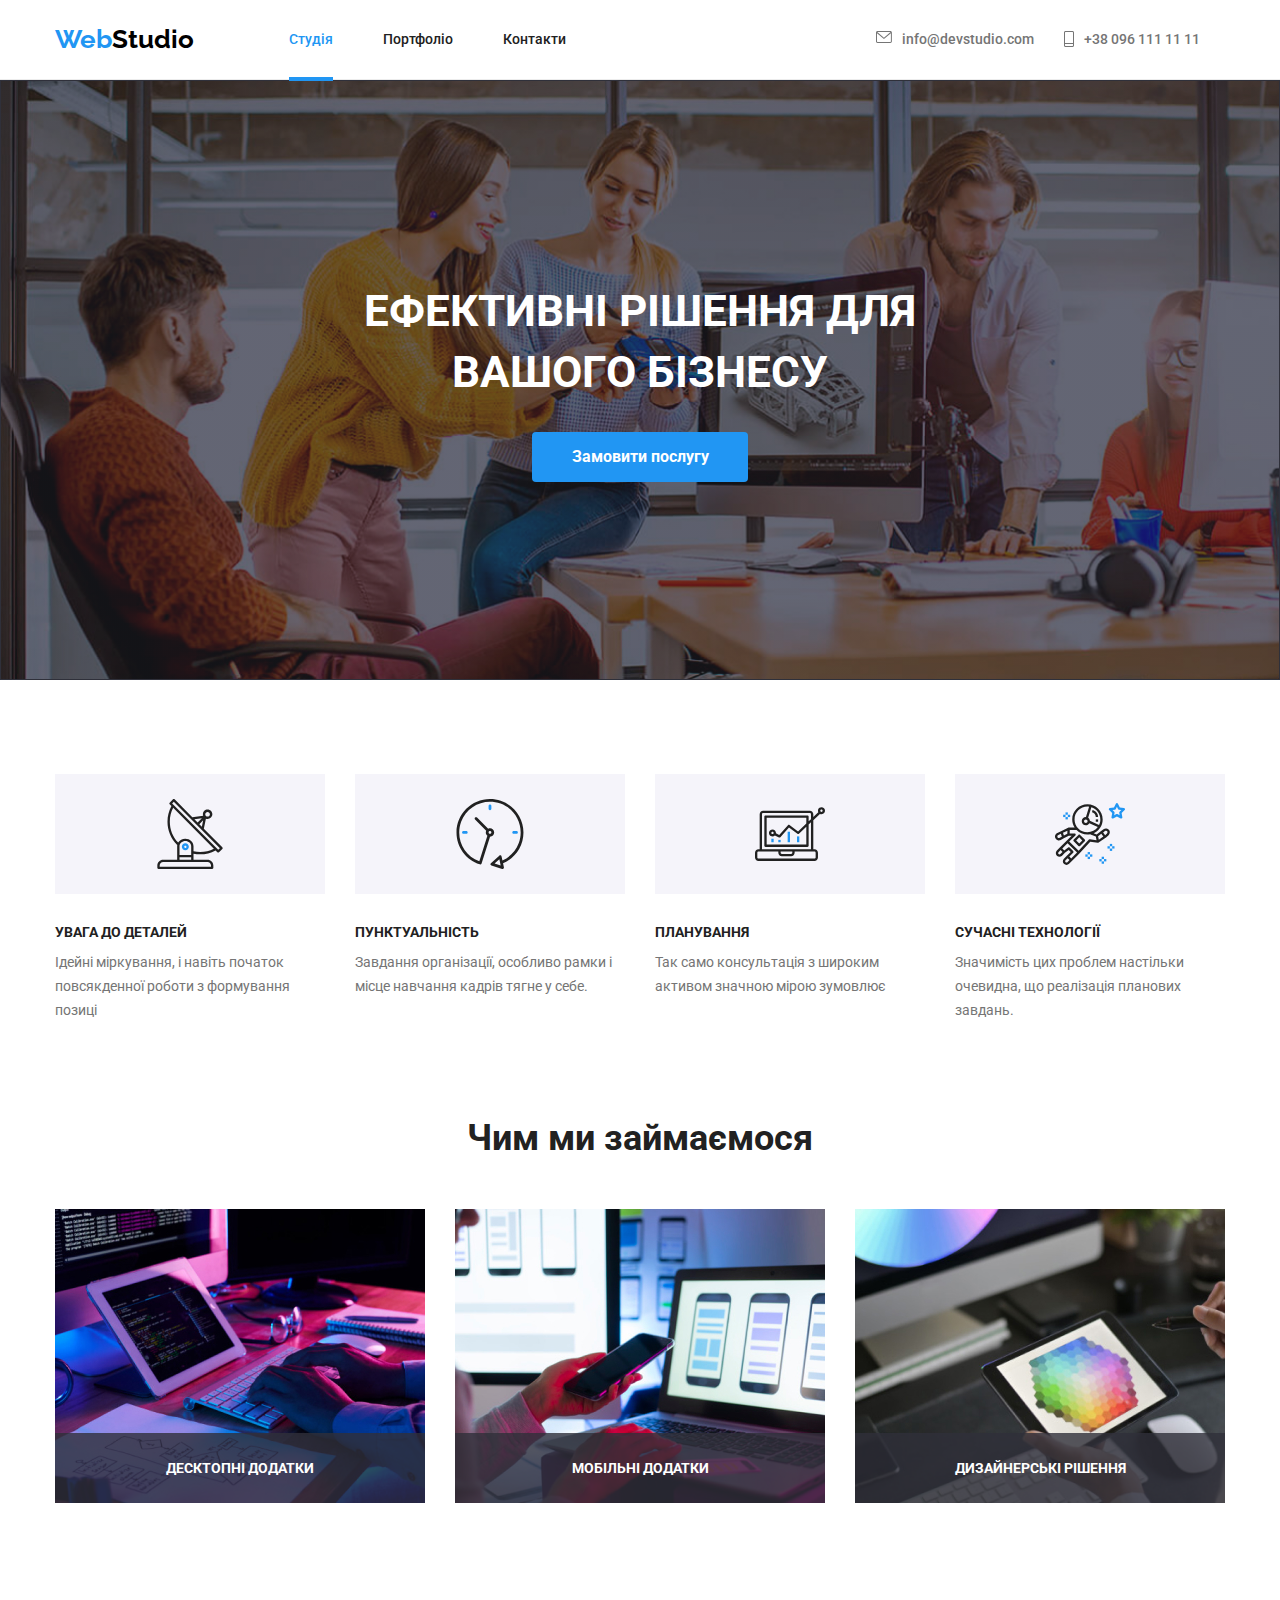
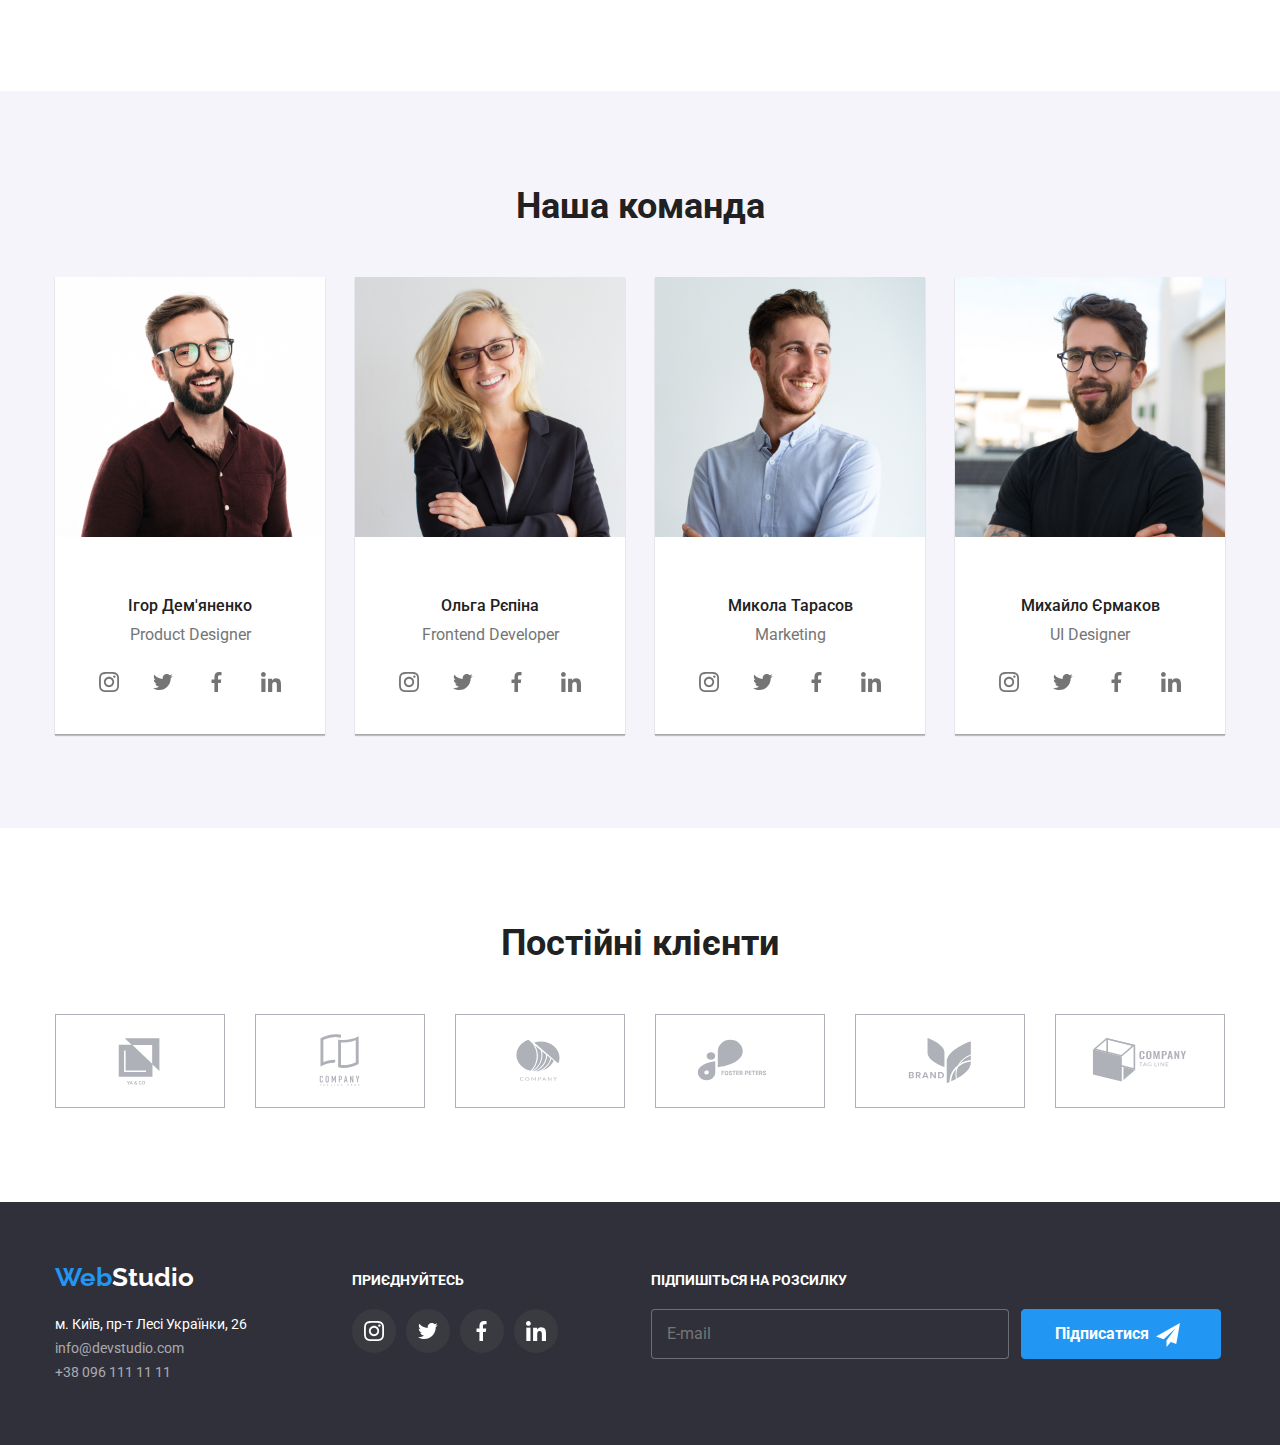
<file: index.html>
<!DOCTYPE html>
<html lang="en">
<head>
    <meta charset="UTF-8">
    <link href="https://fonts.googleapis.com/css2?family=Raleway:wght@700&family=Roboto:wght@400;500;700;900&display=swap" rel="stylesheet">
    <link
      rel="stylesheet"
      href="https://cdn.jsdelivr.net/npm/modern-normalize@1.1.0/modern-normalize.min.css"
    />
    <link rel="stylesheet" href="./css/style.css"> 
    <title>Web studio (Version 2.1)</title>
</head>
<body>
    <!--Studio-->
    <!--header--> 

    <header class="container-header">
        <div class="container container-header-page">
        <a href="#" class="logo"><span class="logo-span">Web</span>Studio</a>
        <nav class="page-navigation">
            <ul class="nav-list menu">
            <li><a href="#"class="studio-index">Студія</a></li>
            <li><a href="./portfolio.html"class="portfolio-index">Портфоліо</a></li>
            <li><a href="#"class="contakts">Контакти</a></li>
            </ul>            
        </nav>
            <ul class="contakt">
            <li class="contakt-item">                
                <a href="mailto:info@devstudio.com"class="mail">
                    <svg class="icon-contakt">
                        <use href="./images/icons.svg#icon-envelope"></use>
                    </svg>
                    
                    info@devstudio.com</a>
                
            </li class="contakt-item">
            <li><a href ="tel:+380961111111"class="tel">
                <svg class="icon-tel">
                    <use href="./images/icons.svg#icon-vector"></use>
                </svg>
                +38 096 111 11 11</a>
            </li>
            </ul>
        
        </div>               
          
        </header>
    <main>
        <!--main-Шапка-->
        <section class="main-neadline">
            <div class="container">
        <h1 class="headline">Ефективні рішення для вашого бізнесу</h1>
        <button type="button"class="btn-headline" data-modal-open>Замовити послугу</button>
            </div>
        </section>
        <!--hang-Особливості-->
        <section class="section">
            <div class="container">
            <h2 class="visually-hidden">Особливості</h2>
        <ul class="list-hang">
            
            <li class="list-hang-item">
                <a href="#" class="list-hang-icon">
                <svg class="hang-icon">
                    <use href="./images/icons.svg#icon-antenna"></use>
                </svg>
            </a>
                <h3 class="feature-hang">УВАГА ДО ДЕТАЛЕЙ</h3>
                <p class="nahg-text">Ідейні міркування, і навіть початок повсякденної роботи
                   з формування позиці</p>
                </li>
            <li class="list-hang-item">
                <a href="#" class="list-hang-icon">
                    <svg class="hang-icon">
                        <use href="./images/icons.svg#icon-clock"></use>
                    </svg>
                </a>
                <h3 class="feature-hang">ПУНКТУАЛЬНІСТЬ</h3>
                <p class="nahg-text">Завдання організації, особливо рамки і місце навчання
                   кадрів тягне у себе.</p>
                </li>
            <li class="list-hang-item">
                <a href="#" class="list-hang-icon">
                    <svg class="hang-icon">
                        <use href="./images/icons.svg#icon-diagram"></use>
                    </svg>
                </a>
                <h3 class="feature-hang">ПЛАНУВАННЯ</h3>
                <p class="nahg-text">Так само консультація з широким активом значною мірою
                   зумовлює</p>
                </li>
            <li class="list-hang-item">
                <a href="#" class="list-hang-icon">
                    <svg class="hang-icon">
                        <use href="./images/icons.svg#icon-astronaut"></use>
                    </svg>
                </a>
                <h3 class="feature-hang">СУЧАСНІ ТЕХНОЛОГІЇ</h3>
                <p class="nahg-text">Значимість цих проблем настільки очевидна, що реалізація планових завдань.</p>
            </li>
        </ul>
            </div>
        </section>
        <!--Чим ми займаеємося-->
        <section class="section">
            <div class="container">
            <h2 class="feature-section">Чим ми займаємося</h2>
            <ul class="list-decktop">
                <li class="desctop">
                    <img class="desctop-img" src="./images/box_1.jpg" alt="Code_writing" 
                width="370">
                    <p class="desctop-text">Десктопні додатки</p>
            </li>
                <li class="desctop"><img class="desctop-img" src="./images/box_2.jpg" alt="Adaptive_layout" width="370">
                    <p class="desctop-text">Мобільні додатки</p>
                </li>
                <li class="desctop"><img class="desctop-img"src="./images/box_3.jpg" alt="Сolor_design"
                width="370">
                    <p class="desctop-text">Дизайнерські рішення</p>
            </li>
            </ul>
            </div>
            
        </section>
        <!--Наша команда-->
        <section class="section-comand">
            <div class="container">
            <h2 class="feature-section">Наша команда</h2>
            <ul class="list-comand">
                <li class="list-comand-cart">
                    <img src="./images/img_(1).jpg" alt="Product_Designer" width="270">
                    <div class="feature-comand-position">
                    <h3 class="feature-comand">Ігор Дем'яненко</h3>
                    <p class="position">Product Designer</p>
                    <ul class="list-comand-icons">
                        <li class="list-comand-icon-items">
                            <a href="#" class="list-comand-icon">
                                <svg class="comand-icon">
                                    <use href="./images/icons.svg#icon-instagram"></use>
                                </svg>
                            </a>
                        </li>
                        <li class="list-comand-icon-items">
                            <a href="#" class="list-comand-icon">
                                <svg class="comand-icon">
                                    <use href="./images/icons.svg#icon-twitter"></use>
                                </svg>
                            </a>
                        </li>
                        <li class="list-comand-icon-items">
                            <a href="#" class="list-comand-icon">
                                <svg class="comand-icon">
                                    <use href="./images/icons.svg#icon-facebook"></use>
                                </svg>
                            </a>
                        <li class="list-comand-icon-items">
                            <a href="#" class="list-comand-icon">
                                <svg class="comand-icon">
                                    <use href="./images/icons.svg#icon-linkedin"></use>
                                </svg>
                            </a>
                        </li>
                    </ul>
                    </div>
                </li>
                <li class="list-comand-cart">
                    <img src="./images/img_(2).jpg" alt="Frontend_Developer" width="270">
                    <div class="feature-comand-position">
                    <h3 class="feature-comand">Ольга Рєпіна</h3>
                    <p class="position">Frontend Developer</p>
                    <ul class="list-comand-icons">
                        <li class="list-comand-icon-items">
                            <a href="#" class="list-comand-icon">
                                <svg class="comand-icon">
                                    <use href="./images/icons.svg#icon-instagram"></use>
                                </svg>
                            </a>
                        </li>
                        <li class="list-comand-icon-items">
                            <a href="#" class="list-comand-icon">
                                <svg class="comand-icon">
                                    <use href="./images/icons.svg#icon-twitter"></use>
                                </svg>
                            </a>
                        </li>
                        <li class="list-comand-icon-items">
                            <a href="#" class="list-comand-icon">
                                <svg class="comand-icon">
                                    <use href="./images/icons.svg#icon-facebook"></use>
                                </svg>
                            </a>
                        <li class="list-comand-icon-items">
                            <a href="#" class="list-comand-icon">
                                <svg class="comand-icon">
                                    <use href="./images/icons.svg#icon-linkedin"></use>
                                </svg>
                            </a>
                        </li>
                    </ul>
                    </div>
                </li>
                <li class="list-comand-cart">
                    <img src="./images/img_(3).jpg" alt="Marketing" width="270">
                    <div class="feature-comand-position">
                    <h3 class="feature-comand">Микола Тарасов</h3>
                    <p class="position">Marketing</p>
                    <ul class="list-comand-icons">
                        <li class="list-comand-icon-items">
                            <a href="#" class="list-comand-icon">
                                <svg class="comand-icon">
                                    <use href="./images/icons.svg#icon-instagram"></use>
                                </svg>
                            </a>
                        </li>
                        <li class="list-comand-icon-items">
                            <a href="#" class="list-comand-icon">
                                <svg class="comand-icon">
                                    <use href="./images/icons.svg#icon-twitter"></use>
                                </svg>
                            </a>
                        </li>
                        <li class="list-comand-icon-items">
                            <a href="#" class="list-comand-icon">
                                <svg class="comand-icon">
                                    <use href="./images/icons.svg#icon-facebook"></use>
                                </svg>
                            </a>
                        <li class="list-comand-icon-items">
                            <a href="#" class="list-comand-icon">
                                <svg class="comand-icon">
                                    <use href="./images/icons.svg#icon-linkedin"></use>
                                </svg>
                            </a>
                        </li>
                    </ul>
                    </div>
                </li>
                <li class="list-comand-cart">
                    <img src="./images/img_(4).jpg" alt="UI_Designer" width="270">
                    <div class="feature-comand-position">
                    <h3 class="feature-comand">Михайло Єрмаков</h3>
                    <p class="position">UI Designer</p>
                    <ul class="list-comand-icons">
                        <li class="list-comand-icon-items">
                            <a href="#" class="list-comand-icon">
                                <svg class="comand-icon">
                                    <use href="./images/icons.svg#icon-instagram"></use>
                                </svg>
                            </a>
                        </li>
                        <li class="list-comand-icon-items">
                            <a href="#" class="list-comand-icon">
                                <svg class="comand-icon">
                                    <use href="./images/icons.svg#icon-twitter"></use>
                                </svg>
                            </a>
                        </li>
                        <li class="list-comand-icon-items">
                            <a href="#" class="list-comand-icon">
                                <svg class="comand-icon">
                                    <use href="./images/icons.svg#icon-facebook"></use>
                                </svg>
                            </a>
                        <li class="list-comand-icon-items">
                            <a href="#" class="list-comand-icon">
                                <svg class="comand-icon">
                                    <use href="./images/icons.svg#icon-linkedin"></use>
                                </svg>
                            </a>
                        </li>
                    </ul>
                    </div>
                </li>            
                
            </ul>
            </div>
        </section>
        <!-- Постійні клієнти -->
        <section class="section-сlients">
            <div class="container">
            <h2 class="feature-section">Постійні клієнти</h2>
            <ul class="list-clients">
                <li class="list-clients-cart">
                    <a href="#" class="list-clients-icon">
                        <svg class="clients-icon">
                            <use href="./images/icons.svg#icon-logo-0"></use>
                        </svg>
                    </a>
                </li>
                <li class="list-clients-cart">
                    <a href="#" class="list-clients-icon">
                        <svg class="clients-icon">
                            <use href="./images/icons.svg#icon-logo-1"></use>
                        </svg>
                    </a>
                </li>
                <li class="list-clients-cart">
                    <a href="#" class="list-clients-icon">
                        <svg class="clients-icon">
                            <use href="./images/icons.svg#icon-logo-2"></use>
                        </svg>
                    </a>
                </li>
                <li class="list-clients-cart">
                    <a href="#" class="list-clients-icon">
                        <svg class="clients-icon">
                            <use href="./images/icons.svg#icon-logo-3"></use>
                        </svg>
                    </a>
                </li>
                <li class="list-clients-cart">
                    <a href="#" class="list-clients-icon">
                        <svg class="clients-icon">
                            <use href="./images/icons.svg#icon-logo-4"></use>
                        </svg>
                    </a>
                </li>
                <li class="list-clients-cart">
                    <a href="#" class="list-clients-icon">
                        <svg class="clients-icon">
                            <use href="./images/icons.svg#icon-logo-5"></use>
                        </svg>
                    </a>
                </li>

            </ul>


            </div>
        </section>
        

    </main>
    <!--Підвал-->
    <footer class="footer-container">
        <div class="container footer-wrapper">
            <div class="footer-adres">
        <a href="#" class="logo-footer"><span class="logo-span">Web</span>Studio</a>
        <address>
        <ul class="address-list">
            <li>
                <a href="https://www.google.com/maps/d/u/0/viewer?mid=10uSM3H-mIU3GznYo2szRIEphczw&hl=en_US&ll=50.427327000000055%2C30.538092&z=17" target="_blank"  rel="noopener noreferrer" class="adres">м. Київ, пр-т Лесі Українки, 26</a>
                
            </li>

            <li><a href="mailto:info@devstudio.com" class="mail-footer">info@devstudio.com</a></li>
            <li><a href ="tel:+380961111111" class="tel-footer">+38 096 111 11 11</a></li>
        </ul>
    </address>
            </div>
            <div class="connect">
            <p class="footer-сonnect">приєднуйтесь</p>
            <ul class="list-connect-icons">
                <li class="list-comand-icon-items">
                    <a href="#" class="list-connect-icon">
                        <svg class="connect-icon">
                            <use href="./images/icons.svg#icon-instagram"></use>
                        </svg>
                    </a>
                </li>
                <li class="list-comand-icon-items">
                    <a href="#" class="list-connect-icon">
                        <svg class="connect-icon">
                            <use href="./images/icons.svg#icon-twitter"></use>
                        </svg>
                    </a>
                </li>
                <li class="list-comand-icon-items">
                    <a href="#" class="list-connect-icon">
                        <svg class="connect-icon">
                            <use href="./images/icons.svg#icon-facebook"></use>
                        </svg>
                    </a>
                <li class="list-comand-icon-items">
                    <a href="#" class="list-connect-icon">
                        <svg class="connect-icon">
                            <use href="./images/icons.svg#icon-linkedin"></use>
                        </svg>
                    </a>
                </li>
            </ul>
            </div>
            <div class="mail-distribution">
                <p class="footer-mail-text">Підпишіться на розсилку</p>
                <ul class="mail-list">
                    <li class="mail-form">
                        <label class="modal-form-name">
                            <input name="user-emaile" type="email" class="mail-form-input" placeholder="E-mail" />
                        </label>
                    </li>
                    <li class="mail-btn">
                        <button type="submit" class="mail-form-btn">Підписатися</button> 
                        <svg class="mail-form-icon">
                            <use href="./images/icons.svg#icon-send"></use>
                        </svg>

                    </li>

                </ul>

            </div>
        </div>
    </footer>
    <!-- modal -->
    <div class="backdrop is-hidden" data-modal>
        <div class="modal">
            <button type="button" class="btn-modal" data-modal-close>
                <svg class="bacdrop-icon">
                    <use href="./images/icons.svg#icon-btn-backdrop"></use>
                </svg>
            </button>
            <p class="modal-text">Залиште свої дані, ми вам передзвонимо</p>
            <form class="modal-form">
                <label class="modal-form-name">
                    <span class="modal-form-coment">Ім'я</span>
                    <span class="modal-form-wrapper">
                    <input name="user-name" type="text" class="modal-form-input"/>
                    <svg class="modal-form-icon">
                        <use href="./images/icons.svg#icon-name"></use>
                    </svg>
                    </span>
                </label>
                <label class="modal-form-name">
                    <span class="modal-form-coment">Телефон</span>
                    <span class="modal-form-wrapper">
                    <input name="user-tel" type="tel" class="modal-form-input" required pattern="(0-9){3}-(0-9){3}-(0-9){2}-(0-9){2}" title="xxx-xxx-xx-xx"  />
                    <svg class="modal-form-icon">
                        <use href="./images/icons.svg#icon-tel"></use>
                    </svg>
                    </span>
                </label>
                <label class="modal-form-name">
                    <span class="modal-form-coment">Пошта</span>
                    <span class="modal-form-wrapper">
                    <input name="user-emaile" type="email" class="modal-form-input" />
                    <svg class="modal-form-icon">
                        <use href="./images/icons.svg#icon-mail"></use>
                    </svg>
                    </span>
                </label>
                <span class="modal-form-coment">Коментар</span>
                    <textarea name="user-message" class="modal-form-message" placeholder="Введіть текст" ></textarea>              
                    
                <label class="modal-form-check-wrapper">
                    <input name="user-policy" type="checkbox" class="modal-form-check visually-hidden" />
                    <svg class="modal-form-ow-check" width="16" height="15">
                        <use class="modal-form-ow-check-icon"
                        href="./images/icons.svg#icon-check-box"></use>
                    </svg>
                    <span class="modal-form-check-text">Погоджуюся з розсилкою та приймаю&nbsp;<a href="" class="modal-form-check-text-link">Умови договору</a></span>
                </label> 
                <button type="submit" class="modal-form-btn">Відправити</button>  
                
            </form>

        </div>
    </div>
    
    <script src="./js/modal.js"></script>
</body>
</html>
</file>
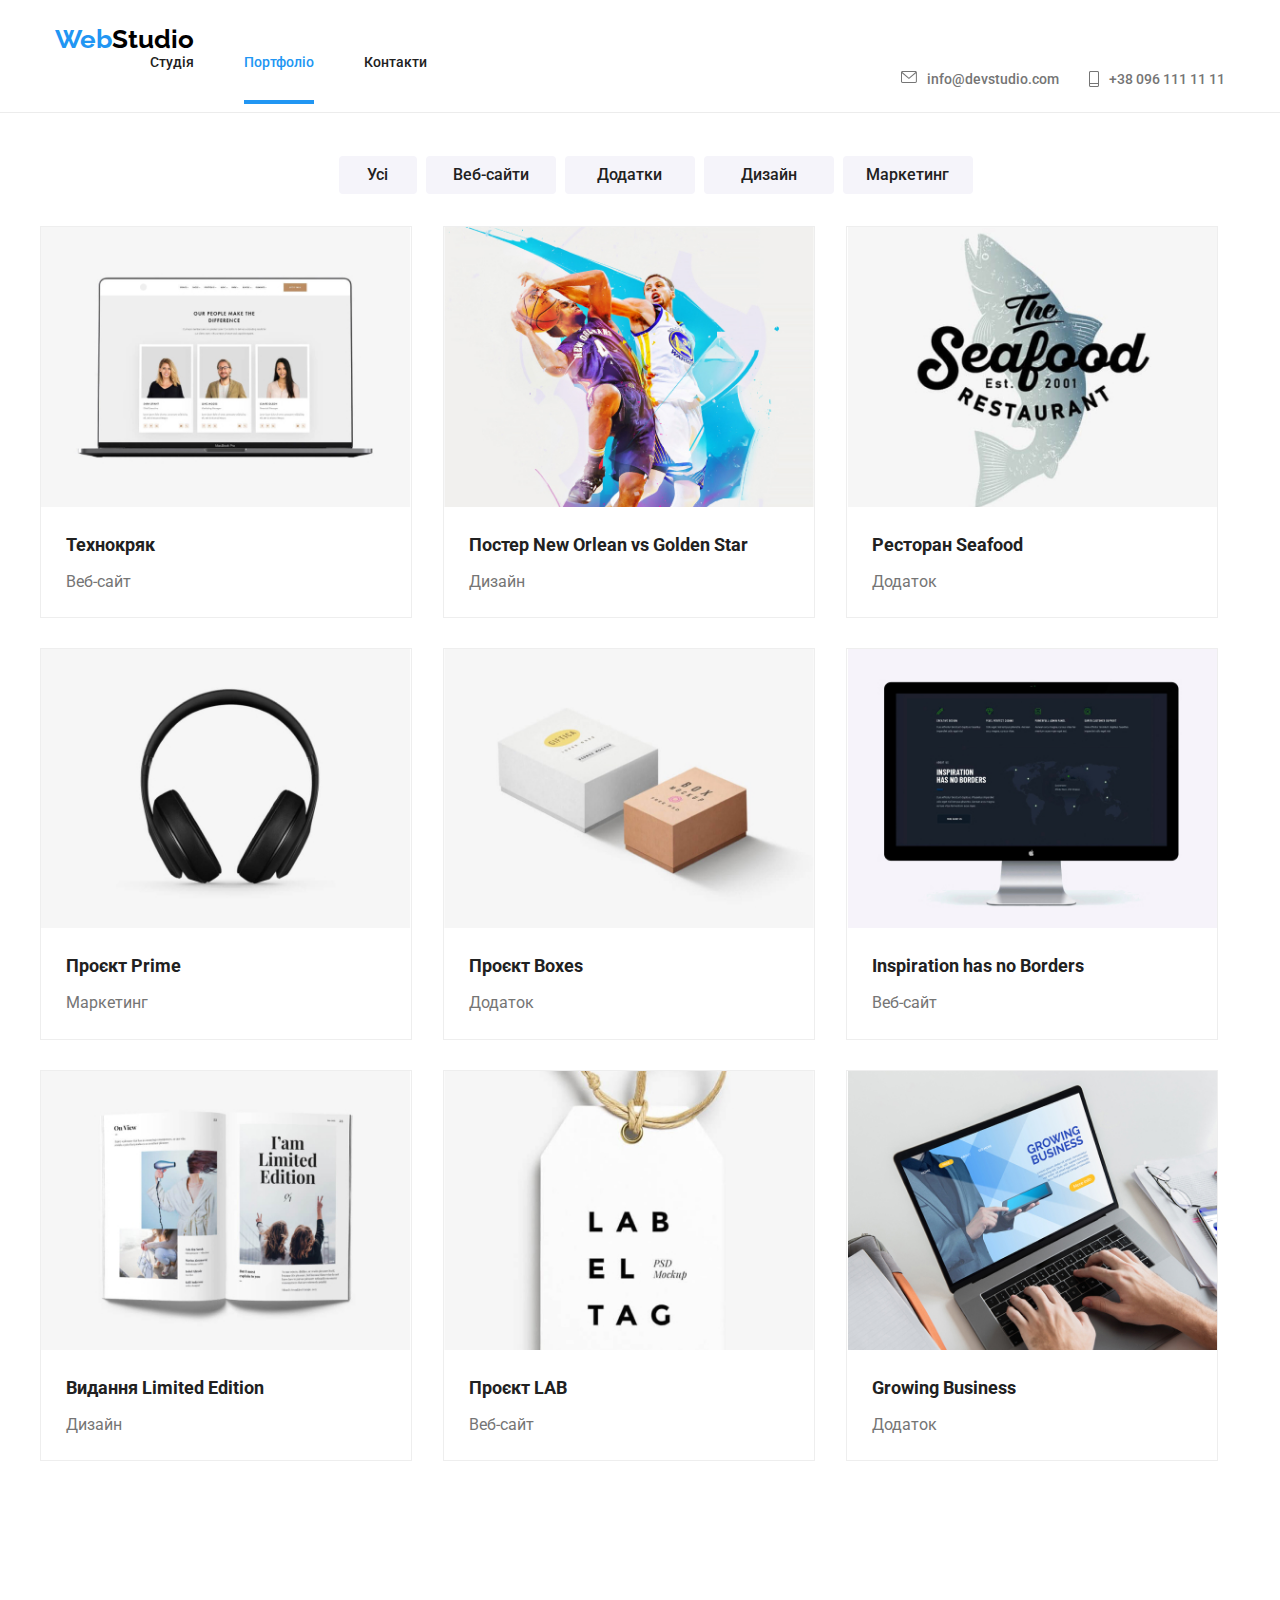
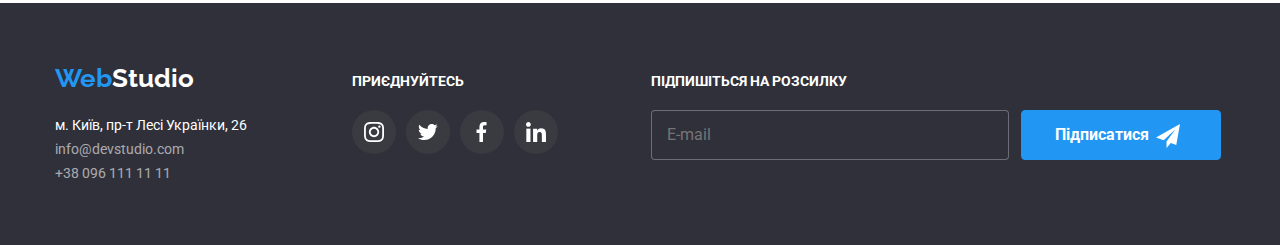
<file: portfolio.html>
<!DOCTYPE html>
<html lang="en">
<head>
    <meta charset="UTF-8">
    <link href="https://fonts.googleapis.com/css2?family=Raleway:wght@700&family=Roboto:wght@400;500;700;900&display=swap" rel="stylesheet">
    <link
      rel="stylesheet"
      href="https://cdn.jsdelivr.net/npm/modern-normalize@1.1.0/modern-normalize.min.css"
    />
    <link rel="stylesheet" href="./css/style.css">
    <title>Web studio (Version 2.1)</title>
</head>

<body>
    <!--Portfolio-->
    <!--Верхня лінія--> 

    <header class="container-header">
        <div class="container page-header-container">
        <a href="#" class="logo"><span class="logo-span">Web</span>Studio</a>
        <nav class="page-navigation">
            <ul class="nav-list menu">
            <li><a href="./index.html"class="studio-portfolio">Студія</a></li>
            <li><a href="#"class="portfolio-portfolio">Портфоліо</a></li>
            <li><a href="#"class="contakts">Контакти</a></li>
            </ul>            
        </nav>
        <ul class="contakt">
        <li>                
            <a href="mailto:info@devstudio.com"class="mail">
                <svg class="icon-contakt">
                    <use href="./images/icons.svg#icon-envelope"></use>
                </svg>
                
                info@devstudio.com</a>
            
        </li>
        <li><a href ="tel:+380961111111"class="tel">
            <svg class="icon-tel">
                <use href="./images/icons.svg#icon-vector"></use>
            </svg>
            +38 096 111 11 11</a>
        </li>
        </ul>
    
    </div>               
      
    </header>
    <main>
        <section>
        <!-- filters-btn-port -->
        <div class="container-filters">
             <ul class="btn-port">
                <li><button type="button" class="btn-port-li general">Усі</button></li>
                <li><button type="button" class="btn-port-li">Веб-сайти</button></li>
                <li><button type="button" class="btn-port-li">Додатки</button></li>
                <li><button type="button" class="btn-port-li">Дизайн</button></li>
                <li><button type="button" class="btn-port-li">Маркетинг</button></li>
                      
            </ul>
            
            <!-- project -->
                <h1 class="visually-hidden">Проекти</h1>
                <ul class="projects">
                        <li class="project-item">
                        <div class="project-img">
                        <img src="./images/img_p1.jpg" alt="Веб-сайт" width="370">
                        </div>
                        <div class="project-img-text">
                            <p class="text-img-project">Ресурс пропонує комплексні пропозиції з різним рівнем функціоналу та сервісів. Все це дозволить відвідувачу отримати вичерпні відомості про компанію чи приватну особу.</p>
                        </div>
                        <h2 class="feature-projects">Технокряк</h2>
                        <p class="text-pojects">Веб-сайт</p>
                    </li>
                    <li class="project-item">
                        <div class="project-img">
                        <img src="./images/img_p2.jpg" alt="Дизайн" width="370">
                        </div>
                        <div class="project-img-text">
                            <p class="text-img-project">Ресурс пропонує комплексні пропозиції з різним рівнем функціоналу та сервісів. Все це дозволить відвідувачу отримати вичерпні відомості про компанію чи приватну особу.</p>
                        </div>
                        <h2 class="feature-projects">Постер New Orlean vs Golden Star</h2>
                        <p class="text-pojects">Дизайн</p>
                    </li>
                    <li class="project-item">
                        <div class="project-img">
                        <img src="./images/img_p3.jpg" alt="Додаток" width="370">
                        </div>
                        <div class="project-img-text">
                            <p class="text-img-project">Ресурс пропонує комплексні пропозиції з різним рівнем функціоналу та сервісів. Все це дозволить відвідувачу отримати вичерпні відомості про компанію чи приватну особу.</p>
                        </div>
                        <h2 class="feature-projects">Ресторан Seafood</h2>
                        <p class="text-pojects">Додаток</p>
                        
                    </li>
                    <li class="project-item">
                        <div class="project-img">
                        <img src="./images/img_p4.jpg" alt="Маркетинг" width="370">
                        </div>
                        <div class="project-img-text">
                            <p class="text-img-project">Ресурс пропонує комплексні пропозиції з різним рівнем функціоналу та сервісів. Все це дозволить відвідувачу отримати вичерпні відомості про компанію чи приватну особу.</p>
                        </div>
                        <h2 class="feature-projects">Проєкт Prime</h2>
                        <p class="text-pojects">Маркетинг</p>
                        
                    </li>
                    <li class="project-item">
                        <div class="project-img">
                        <img src="./images/img_p5.jpg" alt="Додаток" width="370">
                        </div>
                        <div class="project-img-text">
                            <p class="text-img-project">Ресурс пропонує комплексні пропозиції з різним рівнем функціоналу та сервісів. Все це дозволить відвідувачу отримати вичерпні відомості про компанію чи приватну особу.</p>
                        </div>
                        <h2 class="feature-projects">Проєкт Boxes</h2>
                        <p class="text-pojects">Додаток</p>
                    </li>
                    <li class="project-item">
                        <div class="project-img">
                        <img src="./images/img_p6.jpg" alt="Веб-сайт" width="370">
                        </div>
                        <div class="project-img-text">
                            <p class="text-img-project">Ресурс пропонує комплексні пропозиції з різним рівнем функціоналу та сервісів. Все це дозволить відвідувачу отримати вичерпні відомості про компанію чи приватну особу.</p>
                        </div>
                        <h2 class="feature-projects">Inspiration has no Borders</h2>
                        <p class="text-pojects">Веб-сайт</p>
                    </li>
                    <li class="project-item">
                        <div class="project-img">
                        <img src="./images/img_p7.jpg" alt="Дизайн" width="370">
                        </div>
                        <div class="project-img-text">
                            <p class="text-img-project">Ресурс пропонує комплексні пропозиції з різним рівнем функціоналу та сервісів. Все це дозволить відвідувачу отримати вичерпні відомості про компанію чи приватну особу.</p>
                        </div>
                        <h2 class="feature-projects">Видання Limited Edition</h2>
                        <p class="text-pojects">Дизайн</p>
                    </li>
                    <li class="project-item">
                        <div class="project-img">
                        <img src="./images/img_p8.jpg" alt="Веб-сайт" width="370">
                        </div>
                        <div class="project-img-text">
                            <p class="text-img-project">Ресурс пропонує комплексні пропозиції з різним рівнем функціоналу та сервісів. Все це дозволить відвідувачу отримати вичерпні відомості про компанію чи приватну особу.</p>
                        </div>
                        <h2 class="feature-projects">Проєкт LAB</h2>
                        <p class="text-pojects">Веб-сайт</p>
                    </li>
                    <li class="project-item">
                        <div class="project-img">
                        <img src="./images/img_p9.jpg" alt="Додаток" width="370">
                        </div>
                        <div class="project-img-text">
                            <p class="text-img-project">Ресурс пропонує комплексні пропозиції з різним рівнем функціоналу та сервісів. Все це дозволить відвідувачу отримати вичерпні відомості про компанію чи приватну особу.</p>
                        </div>
                        <h2 class="feature-projects">Growing Business</h2>
                        <p class="text-pojects">Додаток</p>
                        
                    </li>
                </ul>
        </div>
            </section>

            
    </main>
    <!--Підвал-->
    <footer class="footer-container">
        <div class="container footer-wrapper">
            <div class="footer-adres">
        <a href="#" class="logo-footer"><span class="logo-span">Web</span>Studio</a>
        <address>
        <ul class="address-list">
            <li>
                <a href="https://www.google.com/maps/d/u/0/viewer?mid=10uSM3H-mIU3GznYo2szRIEphczw&hl=en_US&ll=50.427327000000055%2C30.538092&z=17" target="_blank"  rel="noopener noreferrer" class="adres">м. Київ, пр-т Лесі Українки, 26</a>
                
            </li>

            <li><a href="mailto:info@devstudio.com" class="mail-footer">info@devstudio.com</a></li>
            <li><a href ="tel:+380961111111" class="tel-footer">+38 096 111 11 11</a></li>
        </ul>
    </address>
            </div>
            <div class="connect">
            <p class="footer-сonnect">приєднуйтесь</p>
            <ul class="list-connect-icons">
                <li class="list-comand-icon-items">
                    <a href="#" class="list-connect-icon">
                        <svg class="connect-icon">
                            <use href="./images/icons.svg#icon-instagram"></use>
                        </svg>
                    </a>
                </li>
                <li class="list-comand-icon-items">
                    <a href="#" class="list-connect-icon">
                        <svg class="connect-icon">
                            <use href="./images/icons.svg#icon-twitter"></use>
                        </svg>
                    </a>
                </li>
                <li class="list-comand-icon-items">
                    <a href="#" class="list-connect-icon">
                        <svg class="connect-icon">
                            <use href="./images/icons.svg#icon-facebook"></use>
                        </svg>
                    </a>
                <li class="list-comand-icon-items">
                    <a href="#" class="list-connect-icon">
                        <svg class="connect-icon">
                            <use href="./images/icons.svg#icon-linkedin"></use>
                        </svg>
                    </a>
                </li>
            </ul>
            </div>
            <div class="mail-distribution">
                <p class="footer-mail-text">Підпишіться на розсилку</p>
                <ul class="mail-list">
                    <li class="mail-form">
                        <label class="modal-form-name">
                            <input name="user-emaile" type="email" class="mail-form-input" placeholder="E-mail" />
                        </label>
                    </li>
                    <li class="mail-btn">
                        <button type="submit" class="mail-form-btn">Підписатися</button> 
                        <svg class="mail-form-icon">
                            <use href="./images/icons.svg#icon-send"></use>
                        </svg>

                    </li>

                </ul>

            </div>
        </div>
    </footer>
    
    
</body>
</html>
</file>
<file: css/style.css>
/* global settings */
body {     
    font-size: 16px;
    font-family: 'Roboto', sans-serif;
    font-weight:700;
    line-height: 1.17;
    color:rgba(33, 33, 33, 1);   
    
}

h1,h2,h3,h4,h5,h6,p {
  margin-top: 0;
  margin-bottom: 0;
}

ul,ol {
  margin-top: 0;
  margin-bottom: 0;
  padding-left: 0;
}

img {
  display: block;
}

.visually-hidden {
    position: absolute;
    width: 1px;
    height: 1px;
    margin: -1px;
    padding: 0;
    overflow: hidden;
    border: 0;
    clip: rect(0 0 0 0);
}



:root {
    --blue-color:rgba(33, 150, 243, 1);
    --white-color: rgba(255, 255, 255, 1);
    --grey-color: rgba(117, 117, 117, 1);  
    
}
.container {
    width: 1200px;
    margin-left: auto;
    margin-right: auto;
    padding-left: 15px;
    padding-right: 15px;
}

.section {
    padding-top: 94px;
    
}

.feature-section {
    font-size: 36px;
    font-weight: 700;
    margin-left: auto;
    margin-right: auto;
    margin-bottom: 50px;
    text-align: center;   
     
}
/* animation */
.logo:hover, .logo:focus,
.studio-portfolio:hover, .studio-portfolio:focus, 
.portfolio-index:hover, .portfolio-index:focus,
.contakts:hover, .contakts:focus,
.mail:hover, .mail:focus, 
.tel:hover, .tel:focus,
.btn-headline:hover, .btn-headline:focus,
.logo-footer:hover, .logo-footer:focus,
.adres:hover, .adres:focus,
.mail-footer:hover, .mail-footer:focus,
.tel-footer:hover, .tel-footer:focus {
     color: var(--blue-color);
     
}

.studio-portfolio, .portfolio-index, .contakts, .mail, .tel, .btn-headline, .logo-footer, .adres,
.mail-footer, .tel-footer {
    transition: color 250ms cubic-bezier(0.4, 0, 0.2, 1); 
}   


/* header */
.container-header { 
    padding-top: 24px;
    padding-bottom: 25px;
    background-color: var(--white-color);
    border-bottom: 1px solid rgba(236, 236, 236, 1);    

}

.container-header-page {  
    display: flex;
    align-items: center;
}

.nav-list { 
    display: flex;
    align-items: center;
    column-gap: 50px;
    padding-left: 95px;
    padding-right: 310px;

}

.logo, .logo-footer {
    font-family:'Raleway';
    font-size: 26px;
    color:rgba(0, 0, 0, 1) ;
    text-decoration: none;

}
.logo {
    padding-left: 0px;
    transition: color 250ms cubic-bezier(0.4, 0, 0.2, 1); 
}

.logo-span {
    color: var(--blue-color);
}
    
.nav-list {
    font-weight: 500;
    font-size: 14px; 
    list-style-type: none;          
}    

.studio-index, .studio-portfolio, .portfolio-index, .portfolio-portfolio, .contakts {
    text-decoration: none; 
    color:rgba(33, 33, 33, 1) ;    
      
}
.studio-index, .portfolio-portfolio {
    position: relative;
    color: var(--blue-color);
}

.studio-index::after{
    position: absolute;
    display: block;
    content: '';
    width: 100%;
    left: 0;
    top: 46px;
    height: 4px;
    background-color: var(--blue-color);
}

.portfolio-portfolio::after {
    position: absolute;
    display: block;
    content: '';
    width: 100%;
    left: 0;
    top: 46px;
    height: 4px;
    background-color: var(--blue-color);
}

.icon-contakt {
    display: flex;
    width: 16px;
    height: 12px;
    fill: var(--grey-color);
    margin-right: 10px;
    transition: fill 250ms cubic-bezier(0.4, 0, 0.2, 1); 
        
}
.icon-tel {
    display: flex;
    align-items: center;
    width: 10px;
    height: 16px;
    fill: var(--grey-color);
    margin-right: 10px;
    transition: fill 250ms cubic-bezier(0.4, 0, 0.2, 1); 
    
}

.icon-contakt:hover, .icon-contakt:focus,
.icon-tel:hover, .icon-tel:focus  {
    fill: var(--blue-color);
    
}
.mail, .tel {
    display: flex;
    text-decoration: none; 
    color: var(--grey-color) ;
    
}
.mail:hover .icon-contakt {
    fill: var(--blue-color);
    transition: fill 250ms cubic-bezier(0.4, 0, 0.2, 1); 
}

.tel:hover .icon-tel {
    fill: var(--blue-color);
    transition: fill 250ms cubic-bezier(0.4, 0, 0.2, 1); 
}

.contakt {
    list-style-type: none;
    font-weight: 500;
    font-size: 14px;
    display: flex; 
    align-items: center; 
    column-gap: 30px;
    justify-content: flex-end;
     
}
   /* main */
   /* neadline */

.main-neadline {
    background-color: rgba(196, 196, 196, 1);
    background-image: linear-gradient(rgba(47, 48, 58, 0.4), rgba(47, 48, 58, 0.4)),url('../images/Img-fon.jpg');
    background-size: cover;
    height: 600px;
    border: 1px solid rgba(47, 48, 58, 1);    
    
}

.headline {
    width: 696px;
    padding-top: 200px;
    text-align: center;
    font-size: 44px;
    line-height: 1.37;
    color: var(--white-color);
    text-transform: uppercase;
    margin-left: auto;
    margin-right: auto;
    margin-bottom: 30px;
    
} 

.btn-headline {
    font-size: 16px;
    font-family: 'Roboto', sans-serif;
    font-weight:700;
    background-color: var(--blue-color);
    line-height: 1.88;
    cursor: pointer;
    color: var(--white-color) ;
    text-align: center;
    margin-left: auto;
    margin-right: auto;
    display: block;
    min-width: 216px;
    min-height: 50px;
    border: none;
    border-radius: 4px;
    transition: color 250ms cubic-bezier(0.4, 0, 0.2, 1); 
}

.btn-headline:hover, .btn-headline:focus {
    color: var(--white-color) ;
    
} 

     /* hang */
.list-hang-icon {
    display: flex;
    justify-content: center;
    align-items: center;
    width: 270px;
    height: 120px;
    margin-bottom: 30px;
    background-color: rgba(245, 244, 250, 1);
}
.hang-icon {
    width: 70px;
    height: 70px;
}

.list-hang {
    list-style-type: none;
    display: flex;
    flex-wrap: wrap;
    column-gap: 30px;
    
}
.list-hang-item {
    flex-basis: calc((100% - 90px) / 4) ;
}

.feature-hang {
    font-size: 14px;
    font-weight: 700;
    margin-bottom: 10px;    
}

.nahg-text {
    font-weight: 400;
    font-size: 14px;
    line-height: 1.71;
    color: var(--grey-color) ;
}
/* employment */
.list-decktop {
    list-style-type: none;
    display: flex;
    gap: 30px;
    margin-bottom: 188px;
}

.desctop-img {
    position: relative;
    
}
.desctop-text {
    font-weight: 700;
    font-size: 14px;
    text-transform: uppercase;
    color: var(--white-color) ;
    display: flex;
    height: 70px;
    justify-content: center;
    align-items: center;
    background-color: rgba(47, 48, 58, 0.8);
    position: absolute;
    transform: translateY(-70px);
    width: 370px;

}
/* comand */
.section-comand {
    background-color: rgba(245, 244, 250, 1);
    
}

.section-comand, .section-сlients {
    padding-top: 94px;
    padding-bottom: 94px;
}

.feature-comand {
    font-weight: 500;
    font-size: 16px;
    margin-top: 30px;      
}

.feature-comand-position {
    background-color: var(--white-color);
    padding-top: 30px;
    padding-bottom: 30px;
}

.position {
    font-weight: 400;
    color: var(--grey-color) ;
    margin-top: 10px;
    margin-bottom: 16px;
}

.list-comand {
    list-style-type: none;
    display: flex;
    gap: 30px;   
    
}

.list-comand-cart {
    text-align: center;
    box-shadow: 0 2px 1px 0 rgba(0, 2, 1, 0.2),
                0 1px 1px 0 rgba(0, 1, 1, 0.14);
}


.list-comand-icons {
    list-style-type: none;
    display: flex;
    column-gap: 10px;
    justify-content: center;
    align-items: center;
}
.list-comand-icon {
    display: flex;
    width: 44px;
    height: 44px;
    border-radius: 50%;
    justify-content: center;
    align-items: center;
    background-size: 40px 40px;
    background-position: center center;
    transition: background-color 250ms cubic-bezier(0.4, 0, 0.2, 1);
}
.list-comand-icon:hover, .list-comand-icon:focus {
    background-color: var(--blue-color);    
    
}
.list-comand-icon:hover .comand-icon {
    fill: var(--white-color);    
}

.comand-icon {
    width: 20px;
    height: 20px;
    fill:rgba(117, 117, 117, 1);
    transition: fill 250ms cubic-bezier(0.4, 0, 0.2, 1); 
}

.comand-icon:hover, .comand-icon:focus {
    fill: var(--white-color);
}
/* cklients */
.list-clients {
    list-style-type: none;
    display: flex;
    justify-content: center;
    align-items: center;
    gap: 30px;

}
.list-clients-cart {
    flex-basis: calc((100% - 150px) / 6) ;
    border: 1px solid rgba(175, 177, 184, 1);
    transition: border-color 250ms cubic-bezier(0.4, 0, 0.2, 1); 
}
.list-clients-cart:hover, .list-clients-cart:focus {
    border-color: var(--blue-color);
    
}
.list-clients-cart:hover .clients-icon {
    fill: var(--blue-color);
    transition: fill 250ms cubic-bezier(0.4, 0, 0.2, 1); 
}

.list-clients-icon {
    display: flex;
    justify-content: center;
    align-items: center;
    padding: 16px 0;
    
}
.list-clients-icon:hover .clients-icon {
    fill: var(--blue-color); 
    transition: fill 250ms cubic-bezier(0.4, 0, 0.2, 1); 
}
        
.clients-icon {
    width: 106px;
    height: 60px;
    fill: rgba(175, 177, 184, 1);
    transition: fill 250ms cubic-bezier(0.4, 0, 0.2, 1); 
}

.clients-icon:hover, .clients-icon:focus {
    fill: var(--blue-color);
    
}
/* footer */
.footer-container {
    background-color: rgba(47, 48, 58, 1);
    padding-top: 60px; 
    padding-bottom: 60px;   
    
}

.logo-footer {
    color: var(--white-color);  
    
}

.address-list {
    font-weight: 400;
    font-size: 14px;
    font-style: normal;
    list-style-type: none;
    margin-top: 20px;
    line-height: 9px; 
      
}  

.adres {
    line-height: 1.71;
    text-decoration: none;
    color: var(--white-color)
}

.mail-footer, .tel-footer {
    line-height: 1.71;
    text-decoration: none;
    color: rgba(255, 255, 255, 0.6);
       
}
/* Portfolio */
/* filres - btn- port */
.container-filters {
    width: 1230px;
    margin-left: auto;
    padding-left: 15px;
    padding-right: 15px;
    margin-bottom: 142px;
    margin-right: auto;

}

.btn-port {
    list-style-type: none;
    display: flex;
    gap: 9px;
    margin-left: auto;
    margin-right: auto;
    width: 603px;
    margin-top: 43px;
    margin-bottom: 32px;        
}

.btn-port-li {
    font-size: 16px;
    font-family: 'Roboto', sans-serif;
    font-weight: 500;
    line-height: 1.62; 
    color:rgba(33, 33, 33, 1);
    cursor: pointer;
    border: none;
    min-width: 130px;
    min-height: 38px;
    background-color: rgba(245, 244, 250, 1);
    border: none;
    border-radius: 4px;
    transition: color 250ms cubic-bezier(0.4, 0, 0.2, 1), background-color 250ms cubic-bezier(0.4, 0, 0.2, 1), box-shadow 250ms cubic-bezier(0.4, 0, 0.2, 1);
}

.general {
    min-width: 78px;
}

.btn-port-li:hover, .btn-port-li:focus {
    background-color: rgba(33, 150, 243, 1);
    color: var(--white-color); 
    box-shadow: 0 2px 1px 0 rgba(0, 2, 1, 0.2),
                0 1px 1px 0 rgba(0, 1, 1, 0.14);
    
}
/* projects */
.projects {
    list-style-type: none;
    display: flex;
    flex-wrap: wrap;
    column-gap: 31px; 
    row-gap: 30px;
}

.feature-projects {
    font-size: 18px;
    font-weight: 700;
    line-height: 2;
    margin-top: 20px;
    margin-left: 25px;
    margin-right: 25px;
}

.project-img {
    position: relative;
    overflow: hidden;
    
}

.project-img::before {
    position: absolute;
    display: inline-block;
    content: '';
    width: 100%;
    height: 100%;
    background-color:rgba(33, 150, 243, 0.9);
    opacity: 0;
    transform: translateY(100%);
    transition: transform 250ms cubic-bezier(0.4, 0, 0.2, 1);

}

.project-item:hover .project-img::before {
    transform: translateY(0%);
    opacity: 1;

}

.project-img-text {
    position: absolute;
    display: inline-block;
    width: 100%;
    height: 72%;
    background-color:opacity;
    opacity: 0;
    transform: translateY(-50px);
    transition: transform 250ms cubic-bezier(0.4, 0, 0.2, 1);
}

.project-item:hover .project-img-text {
    transform: translateY(-280px);
    opacity: 1;

}

.text-img-project {
    font-size: 18px;
    font-weight: 400;
    line-height: 1.55;
    color: var(--white-color);
    padding: 63px 24px;
}

.text-pojects {
    font-weight: 400;
    line-height: 1.88;
    color: var(--grey-color); 
    margin-top: 4px;
    margin-bottom: 20px;
    margin-left: 25px;
    margin-right: 25px;
} 

.project-item {
    position: relative;
    border: 1px solid rgba(238, 238, 238, 1);
    transition: box-shadow 250ms cubic-bezier(0.4, 0, 0.2, 1); 
}
.project-item:hover, .project-item:focus {
    box-shadow: 0 4px 6px 0 rgba(0, 0, 0, 0.16),
    0 4px 4px 0 rgba(0, 0, 0, 0.06); 
}

/* footer */
.tel-footer {
    margin-bottom: 60px;
}

.footer-сonnect {
    font-weight: 700;
    font-size: 14px;
    color: var(--white-color);
    text-transform: uppercase; 
    padding-left: 40px;
    padding-top: 10px;
    padding-bottom: 20px;
}

.footer-wrapper {
    display: flex;
    
}
.connect {
    padding-left: 65px;
    
}  

.list-connect-icons {
    list-style-type: none;
    display: flex;
    column-gap: 10px;
    justify-content: left;
    align-items: center;
    padding-left: 40px;
}

.list-connect-icon {
    display: flex;
    width: 44px;
    height: 44px;
    border-radius: 50%;
    background-color: rgb(57, 59, 65) ;
    justify-content: center;
    align-items: center;
    background-size: 40px 40px;
    background-position: center center;
    transition: background-color 250ms cubic-bezier(0.4, 0, 0.2, 1); 
       
}

.list-connect-icon:hover, .list-connect-icon:focus {
    background-color: var(--blue-color);
}

.connect-icon {
    width: 20px;
    height: 20px;
    fill: var(--white-color);
}

.footer-mail-text {
    font-weight: 700;
    font-size: 14px;
    color: var(--white-color);
    text-transform: uppercase; 
    padding-left: 93px;
    padding-top: 10px;
    padding-bottom: 20px;
}

.mail-list {
    position: relative;
    list-style-type: none;
    display: flex;
    column-gap: 12px;
    justify-content: left;
    align-items: center;
    padding-left: 93px;
}

.mail-form-input {
    width: 358px;
    height: 50px;
    border-radius: 4px;
    border: 1px solid rgba(255, 255, 255, 0.3);
    padding: 15px;
    row-gap: 10px;
    outline: none;
    transition: fill 250ms cubic-bezier(0.4, 0, 0.2, 1);
    background-color: rgba(47, 48, 58, 1);
    color: var(--white-color);

}

.mail-form-btn {
    width: 200px;
    height: 50px;
    font-family: 'Roboto', sans-serif;
    font-size: 16px;
    font-weight:700;
    border: 1px solid var(--blue-color);
    border-radius: 4px;
    outline: none;
    padding-right: 45px;
    line-height: 1.875;
    color: var(--white-color);
    background-color: var(--blue-color);
    cursor: pointer;
    transition: color 250ms cubic-bezier(0.4, 0, 0.2, 1); 
    box-shadow: 0 4px 4px 0 (rgba(0, 0, 0, 0.15)),
}

.mail-form-icon {
    position: absolute;
    fill: var(--white-color);
    width: 24px;
    height: 24px;
    bottom: 12px;
    transform: translateX(-65px);
    
}   

/* backdrop */
.backdrop {
    position: fixed;
    top: 0;
    left: 0;
    z-index: 100;
    width: 100%;
    height: 100%;
    background-color: rgba(0, 0, 0, 0.2);
    opacity: 1;
    transition: opacity 5000ms cubic-bezier(0.4, 0, 0.2, 1);
}
.backdrop.is-hidden {
    opacity: 0;
    visibility: hidden;
    pointer-events: none;
    
}
/* modal */
.modal {
    position: absolute;
    top: 50%;
    left: 50%;
    transform: translate(-50%, -50%);
    min-width: 528px;
    min-height: 581px;
    border-radius: 4px;
    padding: 40px;
    background-color: var(--white-color);
    box-shadow: 0 2px 1px 0 rgba(0, 2, 1, 0.2),
                0 1px 1px 0 rgba(0, 1, 1, 0.14);

}

.btn-modal {
    position: absolute;
    top: 8px;
    right: 8px;
    display: flex;
    justify-content: center;
    align-items: center;
    width: 30px;
    height: 30px;
    border-radius: 50%;
    cursor: pointer;
    border: 1px solid rgba(0, 0, 0, 0.1);
    background-color: var(--white-color);
    padding: 0;   
    transition: border-color 250ms cubic-bezier(0.4, 0, 0.2, 1); 
}

.btn-modal:hover, .btn-modal:focus {
    border-color: var(--blue-color);

}

.btn-modal:hover .bacdrop-icon {
    fill: var(--blue-color);

}

.bacdrop-icon {
    width: 11px;
    height: 11px;  
    transition: fill 250ms cubic-bezier(0.4, 0, 0.2, 1);
}
.modal-text {
    font-size: 20px;
    font-weight:700;
    color:rgba(33, 33, 33, 1);
    text-align: center;
    margin-bottom: 12px;

}
/* modal form */
.modal-form {
    display: flex;
    flex-direction: column;

}

.modal-form-input {
    width: 100%;
    height: 40px;
    border-radius: 4px;
    border: 1px solid rgba(33, 33, 33, 0.2);
    padding-left: 42px;
    row-gap: 10px;
    outline: none;
    transition: fill 250ms cubic-bezier(0.4, 0, 0.2, 1);

}

.modal-form-input:focus, .modal-form-message:focus {
    border-color: var(--blue-color);
    transition: color 250ms cubic-bezier(0.4, 0, 0.2, 1); 
}

.modal-form-input:focus + .modal-form-icon{
    fill: var(--blue-color);
    transition: color 250ms cubic-bezier(0.4, 0, 0.2, 1); 

}

.modal-form-wrapper {
    position: relative;
    display: block;
}

.modal-form-coment {
    display: block;
    font-size: 12px;
    font-weight:400;
    color:rgba(117, 117, 117, 1);
    margin-bottom: 4px;
    margin-top: 10px;

}

.modal-form-icon {
    position: absolute;
    top: 50%;
    left: 12px;
    transform: translateY(-50%);
    display: block;
    width: 18px;
    height: 18px;
    transition: fill 250ms cubic-bezier(0.4, 0, 0.2, 1);
}

.modal-form-message {
    width: 100%;
    height: 120px;
    padding: 12px 16px;
    resize: none;
    border: 1px solid rgba(33, 33, 33, 0.2);
    border-radius: 4px;
    transition: fill 250ms cubic-bezier(0.4, 0, 0.2, 1);
    outline: none;
    margin-bottom: 20px;
}

.modal-form-message::placeholder {
    font-size: 12px;
    font-weight:400;
    color:rgba(117, 117, 117, 0.5);   
    
}

.modal-form-ow-check {
    border: 1px solid rgba(33, 33, 33, 0.2);
    border-radius: 4px;
    padding: 2px;
    cursor: pointer;
    margin-right: 7px;  

}

.modal-form-check-wrapper {
    display: flex;
    align-items: center;
    margin-bottom: 30px;
    margin-left: 15px;

}

.modal-form-check:checked + .modal-form-ow-check {
    background-color: var(--blue-color);
    border-color: var(--blue-color);
}

.modal-form-check:checked + .modal-form-ow-check {
    outline: var(--blue-color);
    
}

.modal-form-ow-check-icon { 
    display: none;
    fill: var(--white-color);
}

.modal-form-check:checked + .modal-form-ow-check .modal-form-ow-check-icon {
    display: block;

}

.modal-form-check-text {
    font-size: 14px;
    font-weight:400;
    color:rgba(117, 117, 117, 1); 

}

.modal-form-check-text-link {
    color: var(--blue-color);
}

.modal-form-btn {
    margin-left: auto;
    margin-right: auto;
    width: 200px;
    height: 50px;
    font-family: 'Roboto', sans-serif;
    font-size: 16px;
    font-weight:700;
    border: 1px solid var(--blue-color);
    border-radius: 4px;
    outline: none;
    line-height: 1.875;
    color: var(--white-color);
    background-color: var(--blue-color);
    cursor: pointer;
    transition: color 250ms cubic-bezier(0.4, 0, 0.2, 1); 
    
}
</file>
